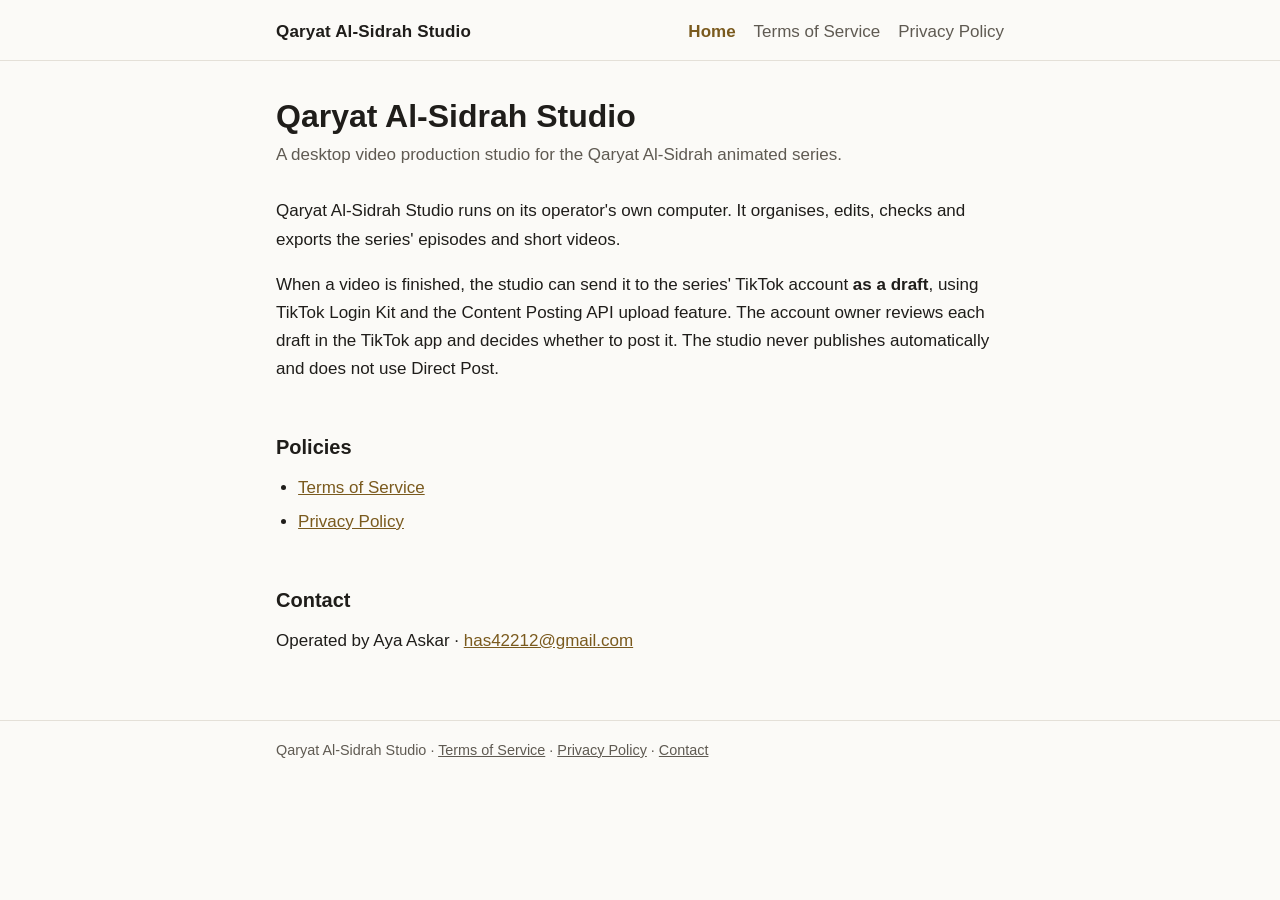
<file: index.html>
<!doctype html>
<html lang="en">
<head>
<meta charset="utf-8">
<meta name="viewport" content="width=device-width, initial-scale=1">
<title>Qaryat Al-Sidrah Studio</title>
<meta name="description" content="Qaryat Al-Sidrah Studio is a desktop video production studio for the Qaryat Al-Sidrah animated series.">
<link rel="stylesheet" href="style.css">
</head>
<body>
<header class="site"><div class="wrap">
  <a class="brand" href="index.html">Qaryat Al-Sidrah Studio</a>
  <nav><a href="index.html" aria-current="page">Home</a><a href="terms.html">Terms of Service</a><a href="privacy.html">Privacy Policy</a></nav>
</div></header>

<main><div class="wrap">
<h1>Qaryat Al-Sidrah Studio</h1>
<p class="meta">A desktop video production studio for the Qaryat Al-Sidrah animated series.</p>

<p>Qaryat Al-Sidrah Studio runs on its operator's own computer. It organises, edits, checks and exports the series' episodes and short videos.</p>
<p>When a video is finished, the studio can send it to the series' TikTok account <strong>as a draft</strong>, using TikTok Login Kit and the Content Posting API upload feature. The account owner reviews each draft in the TikTok app and decides whether to post it. The studio never publishes automatically and does not use Direct Post.</p>

<h2>Policies</h2>
<ul>
  <li><a href="terms.html">Terms of Service</a></li>
  <li><a href="privacy.html">Privacy Policy</a></li>
</ul>

<h2>Contact</h2>
<p>Operated by Aya Askar · <a href="mailto:has42212@gmail.com">has42212@gmail.com</a></p>
</div></main>

<footer class="site"><div class="wrap">
  Qaryat Al-Sidrah Studio · <a href="terms.html">Terms of Service</a> · <a href="privacy.html">Privacy Policy</a> · <a href="mailto:has42212@gmail.com">Contact</a>
</div></footer>
</body>
</html>
</file>
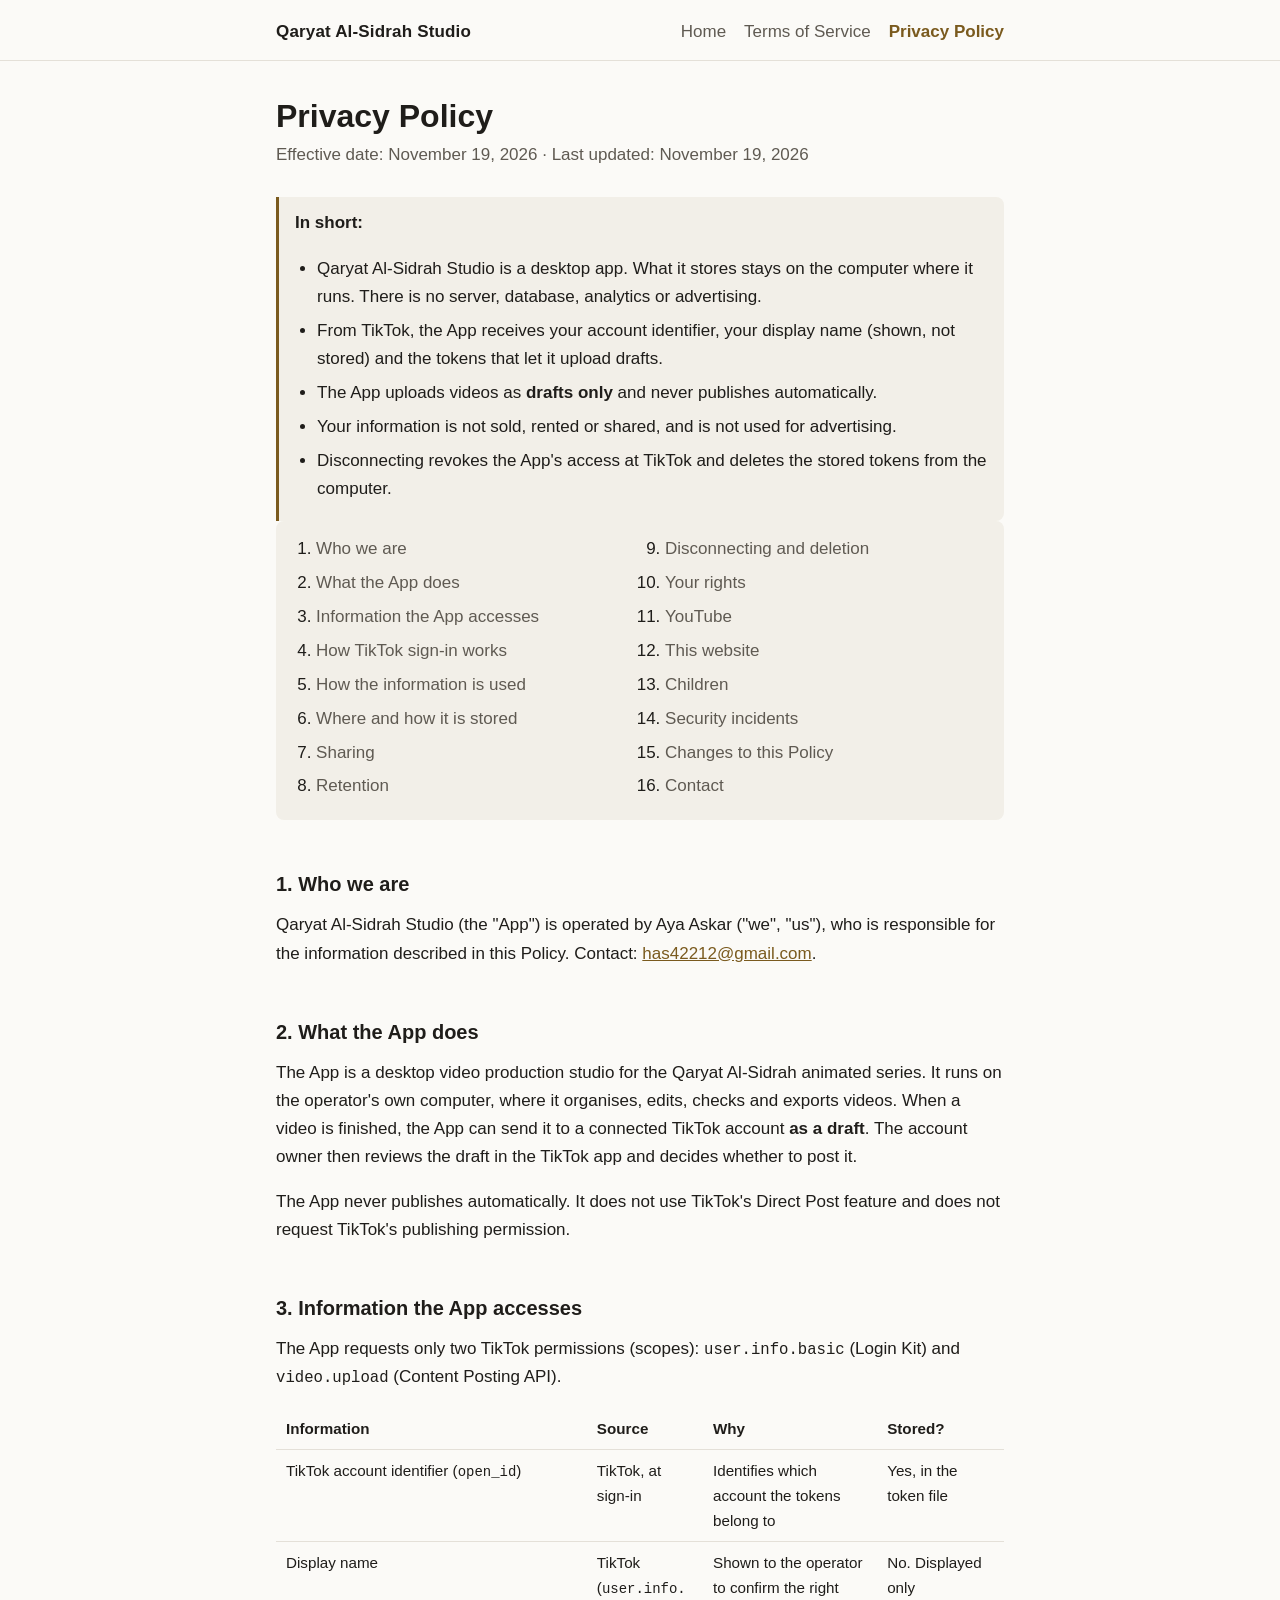
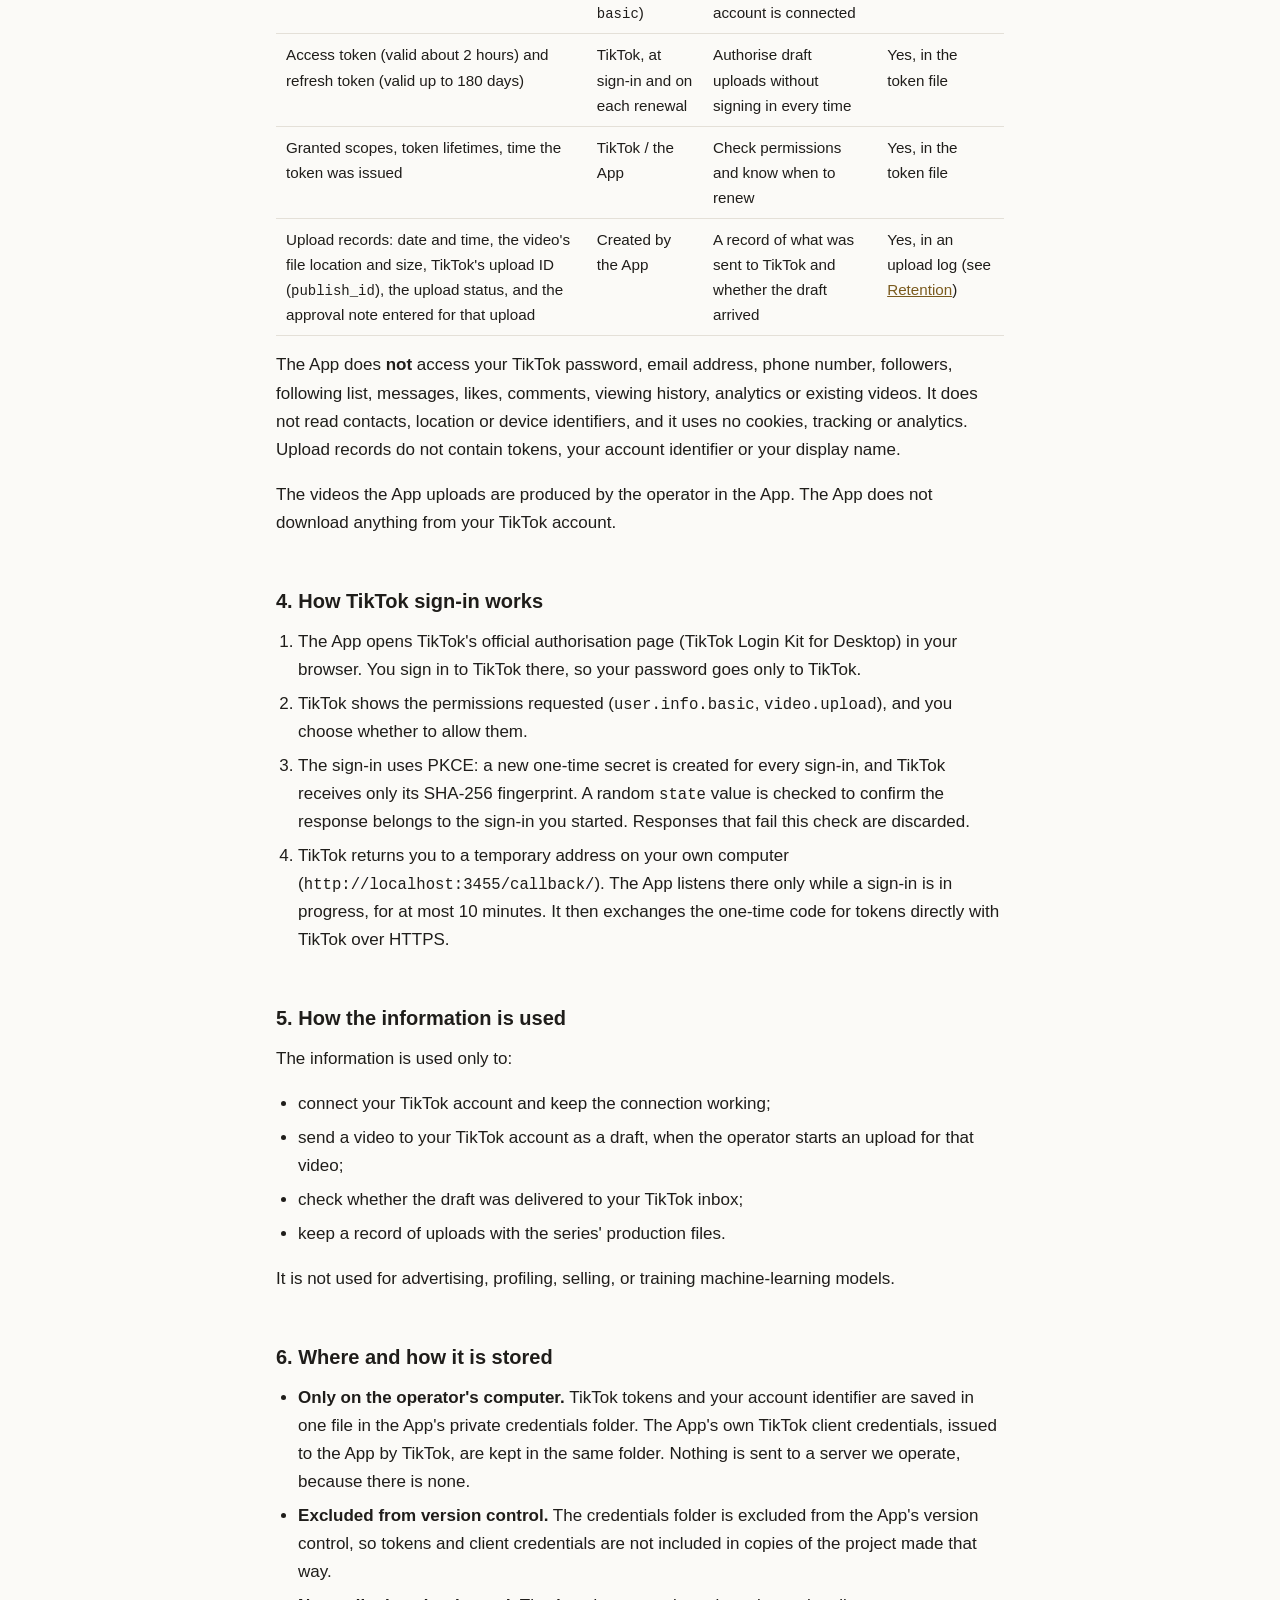
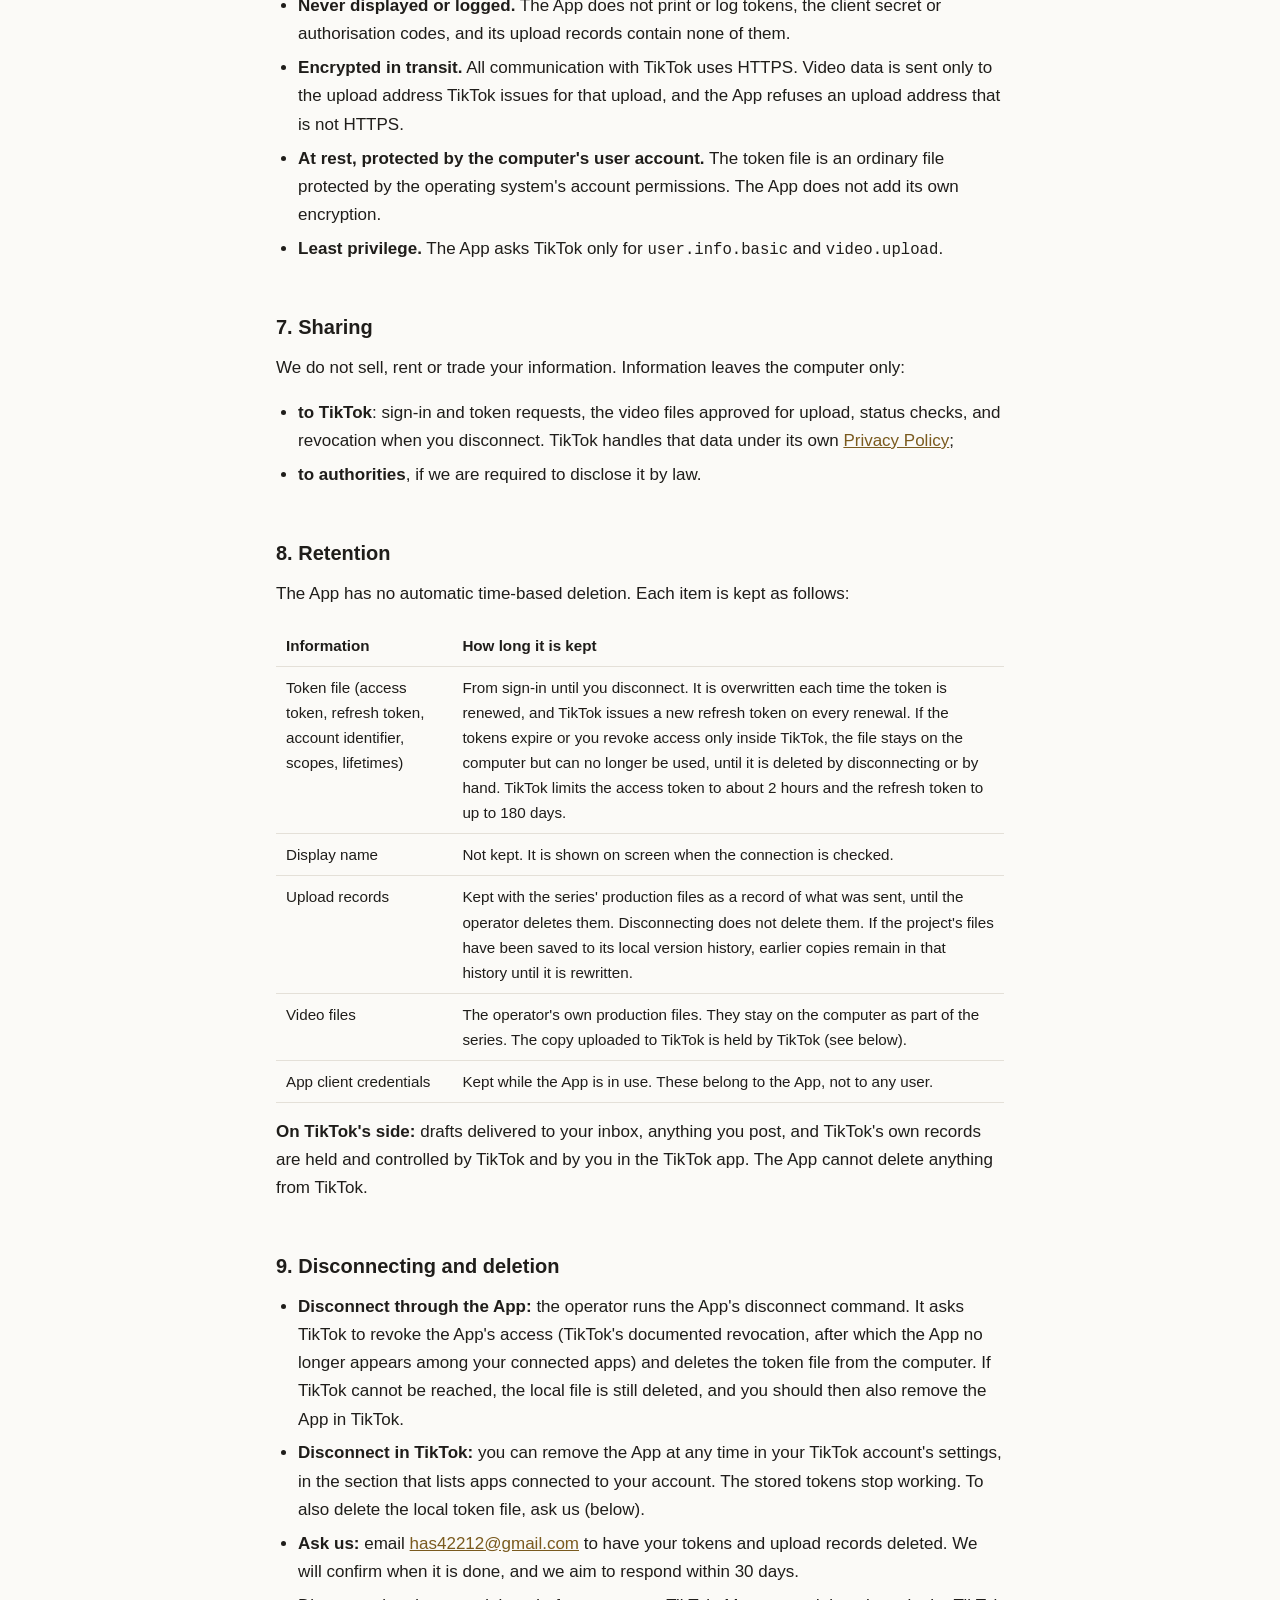
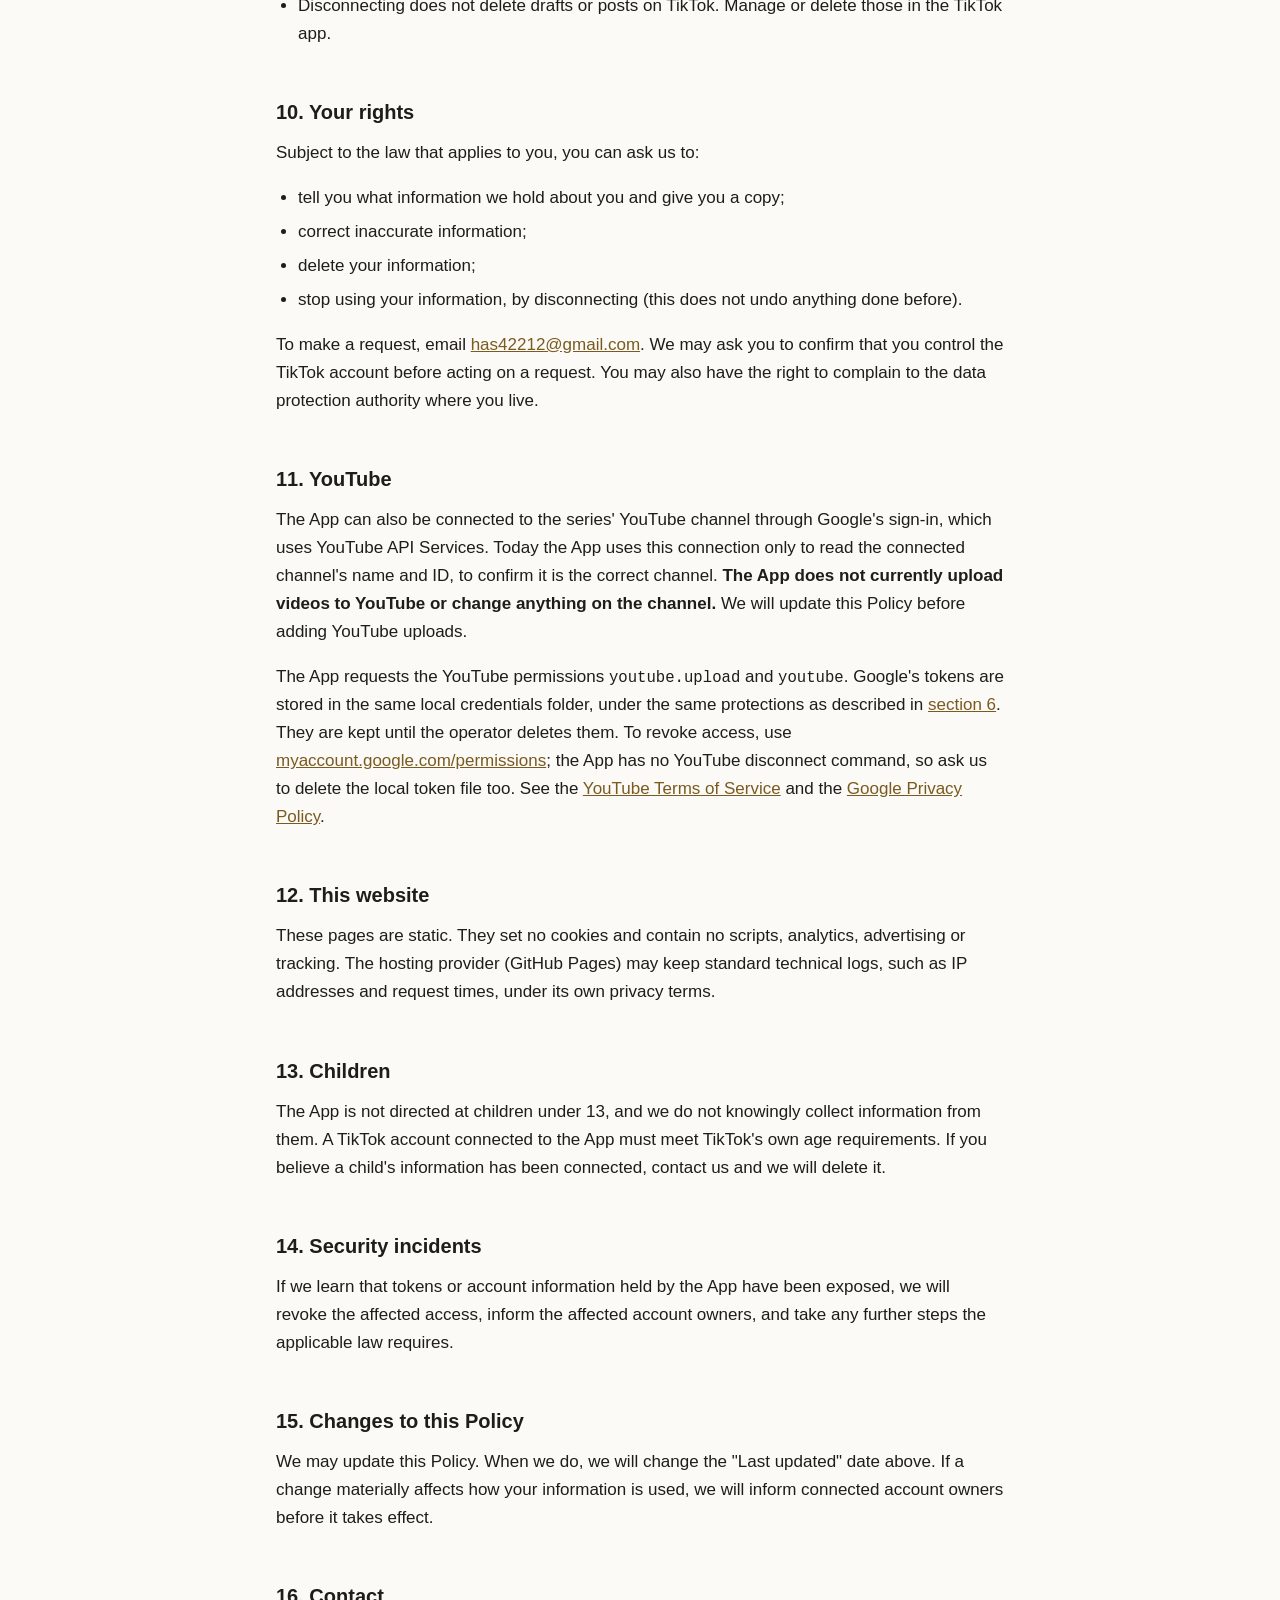
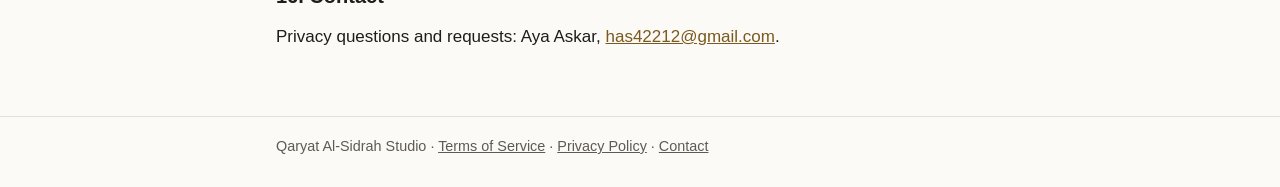
<file: privacy.html>
<!doctype html>
<html lang="en">
<head>
<meta charset="utf-8">
<meta name="viewport" content="width=device-width, initial-scale=1">
<title>Privacy Policy - Qaryat Al-Sidrah Studio</title>
<meta name="description" content="Privacy Policy for Qaryat Al-Sidrah Studio: what TikTok account information and tokens it accesses, where they are stored, how long they are kept, and how to delete them.">
<link rel="stylesheet" href="style.css">
</head>
<body>
<header class="site"><div class="wrap">
  <a class="brand" href="index.html">Qaryat Al-Sidrah Studio</a>
  <nav><a href="index.html">Home</a><a href="terms.html">Terms of Service</a><a href="privacy.html" aria-current="page">Privacy Policy</a></nav>
</div></header>

<main><div class="wrap">
<h1>Privacy Policy</h1>
<p class="meta">Effective date: November 19, 2026 · Last updated: November 19, 2026</p>

<div class="summary">
<p><strong>In short:</strong></p>
<ul>
  <li>Qaryat Al-Sidrah Studio is a desktop app. What it stores stays on the computer where it runs. There is no server, database, analytics or advertising.</li>
  <li>From TikTok, the App receives your account identifier, your display name (shown, not stored) and the tokens that let it upload drafts.</li>
  <li>The App uploads videos as <strong>drafts only</strong> and never publishes automatically.</li>
  <li>Your information is not sold, rented or shared, and is not used for advertising.</li>
  <li>Disconnecting revokes the App's access at TikTok and deletes the stored tokens from the computer.</li>
</ul>
</div>

<nav class="toc" aria-label="Contents"><ol>
  <li><a href="#who">Who we are</a></li>
  <li><a href="#app">What the App does</a></li>
  <li><a href="#collect">Information the App accesses</a></li>
  <li><a href="#login">How TikTok sign-in works</a></li>
  <li><a href="#use">How the information is used</a></li>
  <li><a href="#storage">Where and how it is stored</a></li>
  <li><a href="#sharing">Sharing</a></li>
  <li><a href="#retention">Retention</a></li>
  <li><a href="#deletion">Disconnecting and deletion</a></li>
  <li><a href="#rights">Your rights</a></li>
  <li><a href="#youtube">YouTube</a></li>
  <li><a href="#website">This website</a></li>
  <li><a href="#children">Children</a></li>
  <li><a href="#security">Security incidents</a></li>
  <li><a href="#changes">Changes to this Policy</a></li>
  <li><a href="#contact">Contact</a></li>
</ol></nav>

<h2 id="who">1. Who we are</h2>
<p>Qaryat Al-Sidrah Studio (the "App") is operated by Aya Askar ("we", "us"), who is responsible for the information described in this Policy. Contact: <a href="mailto:has42212@gmail.com">has42212@gmail.com</a>.</p>

<h2 id="app">2. What the App does</h2>
<p>The App is a desktop video production studio for the Qaryat Al-Sidrah animated series. It runs on the operator's own computer, where it organises, edits, checks and exports videos. When a video is finished, the App can send it to a connected TikTok account <strong>as a draft</strong>. The account owner then reviews the draft in the TikTok app and decides whether to post it.</p>
<p>The App never publishes automatically. It does not use TikTok's Direct Post feature and does not request TikTok's publishing permission.</p>

<h2 id="collect">3. Information the App accesses</h2>
<p>The App requests only two TikTok permissions (scopes): <code>user.info.basic</code> (Login Kit) and <code>video.upload</code> (Content Posting API).</p>
<div class="table-scroll"><table>
  <thead><tr><th>Information</th><th>Source</th><th>Why</th><th>Stored?</th></tr></thead>
  <tbody>
    <tr><td>TikTok account identifier (<code>open_id</code>)</td><td>TikTok, at sign-in</td><td>Identifies which account the tokens belong to</td><td>Yes, in the token file</td></tr>
    <tr><td>Display name</td><td>TikTok (<code>user.info.basic</code>)</td><td>Shown to the operator to confirm the right account is connected</td><td>No. Displayed only</td></tr>
    <tr><td>Access token (valid about 2 hours) and refresh token (valid up to 180 days)</td><td>TikTok, at sign-in and on each renewal</td><td>Authorise draft uploads without signing in every time</td><td>Yes, in the token file</td></tr>
    <tr><td>Granted scopes, token lifetimes, time the token was issued</td><td>TikTok / the App</td><td>Check permissions and know when to renew</td><td>Yes, in the token file</td></tr>
    <tr><td>Upload records: date and time, the video's file location and size, TikTok's upload ID (<code>publish_id</code>), the upload status, and the approval note entered for that upload</td><td>Created by the App</td><td>A record of what was sent to TikTok and whether the draft arrived</td><td>Yes, in an upload log (see <a href="#retention">Retention</a>)</td></tr>
  </tbody>
</table></div>
<p>The App does <strong>not</strong> access your TikTok password, email address, phone number, followers, following list, messages, likes, comments, viewing history, analytics or existing videos. It does not read contacts, location or device identifiers, and it uses no cookies, tracking or analytics. Upload records do not contain tokens, your account identifier or your display name.</p>
<p>The videos the App uploads are produced by the operator in the App. The App does not download anything from your TikTok account.</p>

<h2 id="login">4. How TikTok sign-in works</h2>
<ol>
  <li>The App opens TikTok's official authorisation page (TikTok Login Kit for Desktop) in your browser. You sign in to TikTok there, so your password goes only to TikTok.</li>
  <li>TikTok shows the permissions requested (<code>user.info.basic</code>, <code>video.upload</code>), and you choose whether to allow them.</li>
  <li>The sign-in uses PKCE: a new one-time secret is created for every sign-in, and TikTok receives only its SHA-256 fingerprint. A random <code>state</code> value is checked to confirm the response belongs to the sign-in you started. Responses that fail this check are discarded.</li>
  <li>TikTok returns you to a temporary address on your own computer (<code>http://localhost:3455/callback/</code>). The App listens there only while a sign-in is in progress, for at most 10 minutes. It then exchanges the one-time code for tokens directly with TikTok over HTTPS.</li>
</ol>

<h2 id="use">5. How the information is used</h2>
<p>The information is used only to:</p>
<ul>
  <li>connect your TikTok account and keep the connection working;</li>
  <li>send a video to your TikTok account as a draft, when the operator starts an upload for that video;</li>
  <li>check whether the draft was delivered to your TikTok inbox;</li>
  <li>keep a record of uploads with the series' production files.</li>
</ul>
<p>It is not used for advertising, profiling, selling, or training machine-learning models.</p>

<h2 id="storage">6. Where and how it is stored</h2>
<ul>
  <li><strong>Only on the operator's computer.</strong> TikTok tokens and your account identifier are saved in one file in the App's private credentials folder. The App's own TikTok client credentials, issued to the App by TikTok, are kept in the same folder. Nothing is sent to a server we operate, because there is none.</li>
  <li><strong>Excluded from version control.</strong> The credentials folder is excluded from the App's version control, so tokens and client credentials are not included in copies of the project made that way.</li>
  <li><strong>Never displayed or logged.</strong> The App does not print or log tokens, the client secret or authorisation codes, and its upload records contain none of them.</li>
  <li><strong>Encrypted in transit.</strong> All communication with TikTok uses HTTPS. Video data is sent only to the upload address TikTok issues for that upload, and the App refuses an upload address that is not HTTPS.</li>
  <li><strong>At rest, protected by the computer's user account.</strong> The token file is an ordinary file protected by the operating system's account permissions. The App does not add its own encryption.</li>
  <li><strong>Least privilege.</strong> The App asks TikTok only for <code>user.info.basic</code> and <code>video.upload</code>.</li>
</ul>

<h2 id="sharing">7. Sharing</h2>
<p>We do not sell, rent or trade your information. Information leaves the computer only:</p>
<ul>
  <li><strong>to TikTok</strong>: sign-in and token requests, the video files approved for upload, status checks, and revocation when you disconnect. TikTok handles that data under its own <a href="https://www.tiktok.com/legal/privacy-policy">Privacy Policy</a>;</li>
  <li><strong>to authorities</strong>, if we are required to disclose it by law.</li>
</ul>

<h2 id="retention">8. Retention</h2>
<p>The App has no automatic time-based deletion. Each item is kept as follows:</p>
<div class="table-scroll"><table>
  <thead><tr><th>Information</th><th>How long it is kept</th></tr></thead>
  <tbody>
    <tr><td>Token file (access token, refresh token, account identifier, scopes, lifetimes)</td><td>From sign-in until you disconnect. It is overwritten each time the token is renewed, and TikTok issues a new refresh token on every renewal. If the tokens expire or you revoke access only inside TikTok, the file stays on the computer but can no longer be used, until it is deleted by disconnecting or by hand. TikTok limits the access token to about 2 hours and the refresh token to up to 180 days.</td></tr>
    <tr><td>Display name</td><td>Not kept. It is shown on screen when the connection is checked.</td></tr>
    <tr><td>Upload records</td><td>Kept with the series' production files as a record of what was sent, until the operator deletes them. Disconnecting does not delete them. If the project's files have been saved to its local version history, earlier copies remain in that history until it is rewritten.</td></tr>
    <tr><td>Video files</td><td>The operator's own production files. They stay on the computer as part of the series. The copy uploaded to TikTok is held by TikTok (see below).</td></tr>
    <tr><td>App client credentials</td><td>Kept while the App is in use. These belong to the App, not to any user.</td></tr>
  </tbody>
</table></div>
<p><strong>On TikTok's side:</strong> drafts delivered to your inbox, anything you post, and TikTok's own records are held and controlled by TikTok and by you in the TikTok app. The App cannot delete anything from TikTok.</p>

<h2 id="deletion">9. Disconnecting and deletion</h2>
<ul>
  <li><strong>Disconnect through the App:</strong> the operator runs the App's disconnect command. It asks TikTok to revoke the App's access (TikTok's documented revocation, after which the App no longer appears among your connected apps) and deletes the token file from the computer. If TikTok cannot be reached, the local file is still deleted, and you should then also remove the App in TikTok.</li>
  <li><strong>Disconnect in TikTok:</strong> you can remove the App at any time in your TikTok account's settings, in the section that lists apps connected to your account. The stored tokens stop working. To also delete the local token file, ask us (below).</li>
  <li><strong>Ask us:</strong> email <a href="mailto:has42212@gmail.com">has42212@gmail.com</a> to have your tokens and upload records deleted. We will confirm when it is done, and we aim to respond within 30 days.</li>
  <li>Disconnecting does not delete drafts or posts on TikTok. Manage or delete those in the TikTok app.</li>
</ul>

<h2 id="rights">10. Your rights</h2>
<p>Subject to the law that applies to you, you can ask us to:</p>
<ul>
  <li>tell you what information we hold about you and give you a copy;</li>
  <li>correct inaccurate information;</li>
  <li>delete your information;</li>
  <li>stop using your information, by disconnecting (this does not undo anything done before).</li>
</ul>
<p>To make a request, email <a href="mailto:has42212@gmail.com">has42212@gmail.com</a>. We may ask you to confirm that you control the TikTok account before acting on a request. You may also have the right to complain to the data protection authority where you live.</p>

<h2 id="youtube">11. YouTube</h2>
<p>The App can also be connected to the series' YouTube channel through Google's sign-in, which uses YouTube API Services. Today the App uses this connection only to read the connected channel's name and ID, to confirm it is the correct channel. <strong>The App does not currently upload videos to YouTube or change anything on the channel.</strong> We will update this Policy before adding YouTube uploads.</p>
<p>The App requests the YouTube permissions <code>youtube.upload</code> and <code>youtube</code>. Google's tokens are stored in the same local credentials folder, under the same protections as described in <a href="#storage">section 6</a>. They are kept until the operator deletes them. To revoke access, use <a href="https://myaccount.google.com/permissions">myaccount.google.com/permissions</a>; the App has no YouTube disconnect command, so ask us to delete the local token file too. See the <a href="https://www.youtube.com/t/terms">YouTube Terms of Service</a> and the <a href="https://policies.google.com/privacy">Google Privacy Policy</a>.</p>

<h2 id="website">12. This website</h2>
<p>These pages are static. They set no cookies and contain no scripts, analytics, advertising or tracking. The hosting provider (GitHub Pages) may keep standard technical logs, such as IP addresses and request times, under its own privacy terms.</p>

<h2 id="children">13. Children</h2>
<p>The App is not directed at children under 13, and we do not knowingly collect information from them. A TikTok account connected to the App must meet TikTok's own age requirements. If you believe a child's information has been connected, contact us and we will delete it.</p>

<h2 id="security">14. Security incidents</h2>
<p>If we learn that tokens or account information held by the App have been exposed, we will revoke the affected access, inform the affected account owners, and take any further steps the applicable law requires.</p>

<h2 id="changes">15. Changes to this Policy</h2>
<p>We may update this Policy. When we do, we will change the "Last updated" date above. If a change materially affects how your information is used, we will inform connected account owners before it takes effect.</p>

<h2 id="contact">16. Contact</h2>
<p>Privacy questions and requests: Aya Askar, <a href="mailto:has42212@gmail.com">has42212@gmail.com</a>.</p>
</div></main>

<footer class="site"><div class="wrap">
  Qaryat Al-Sidrah Studio · <a href="terms.html">Terms of Service</a> · <a href="privacy.html">Privacy Policy</a> · <a href="mailto:has42212@gmail.com">Contact</a>
</div></footer>
</body>
</html>
</file>
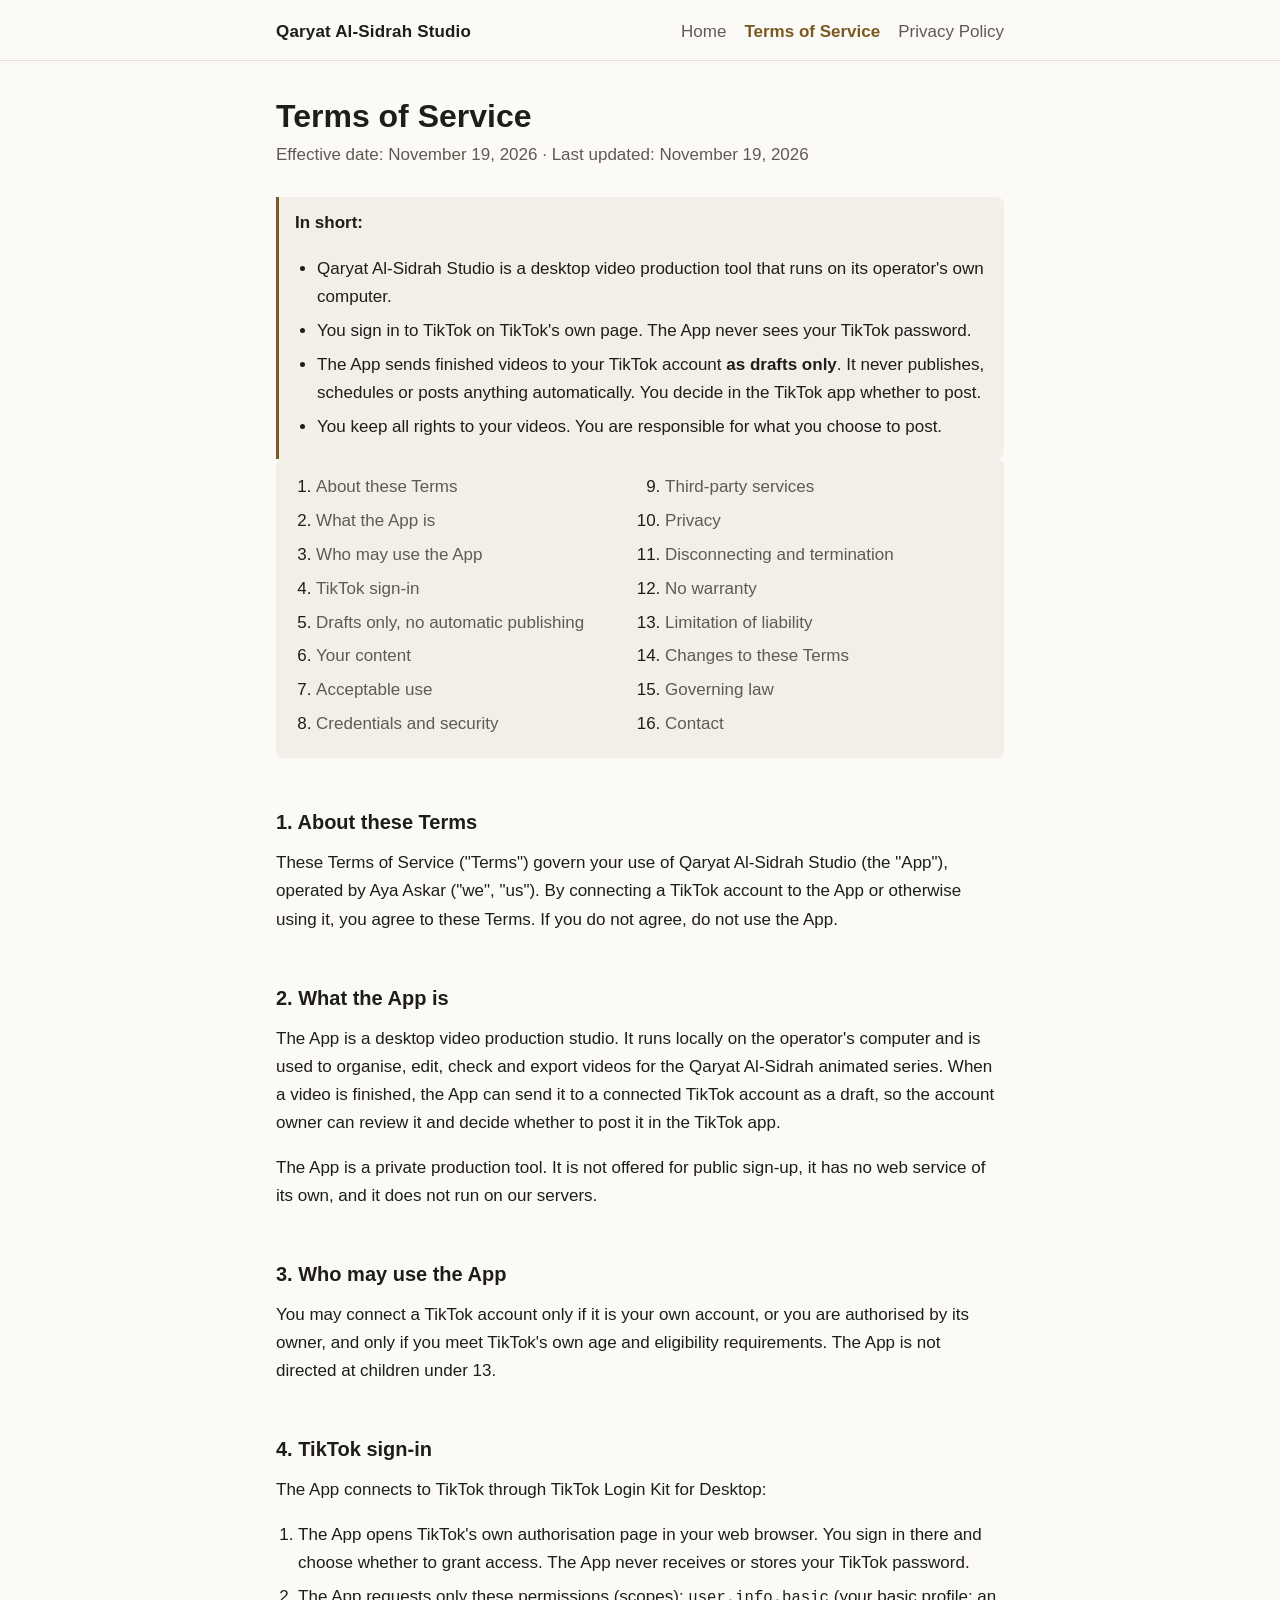
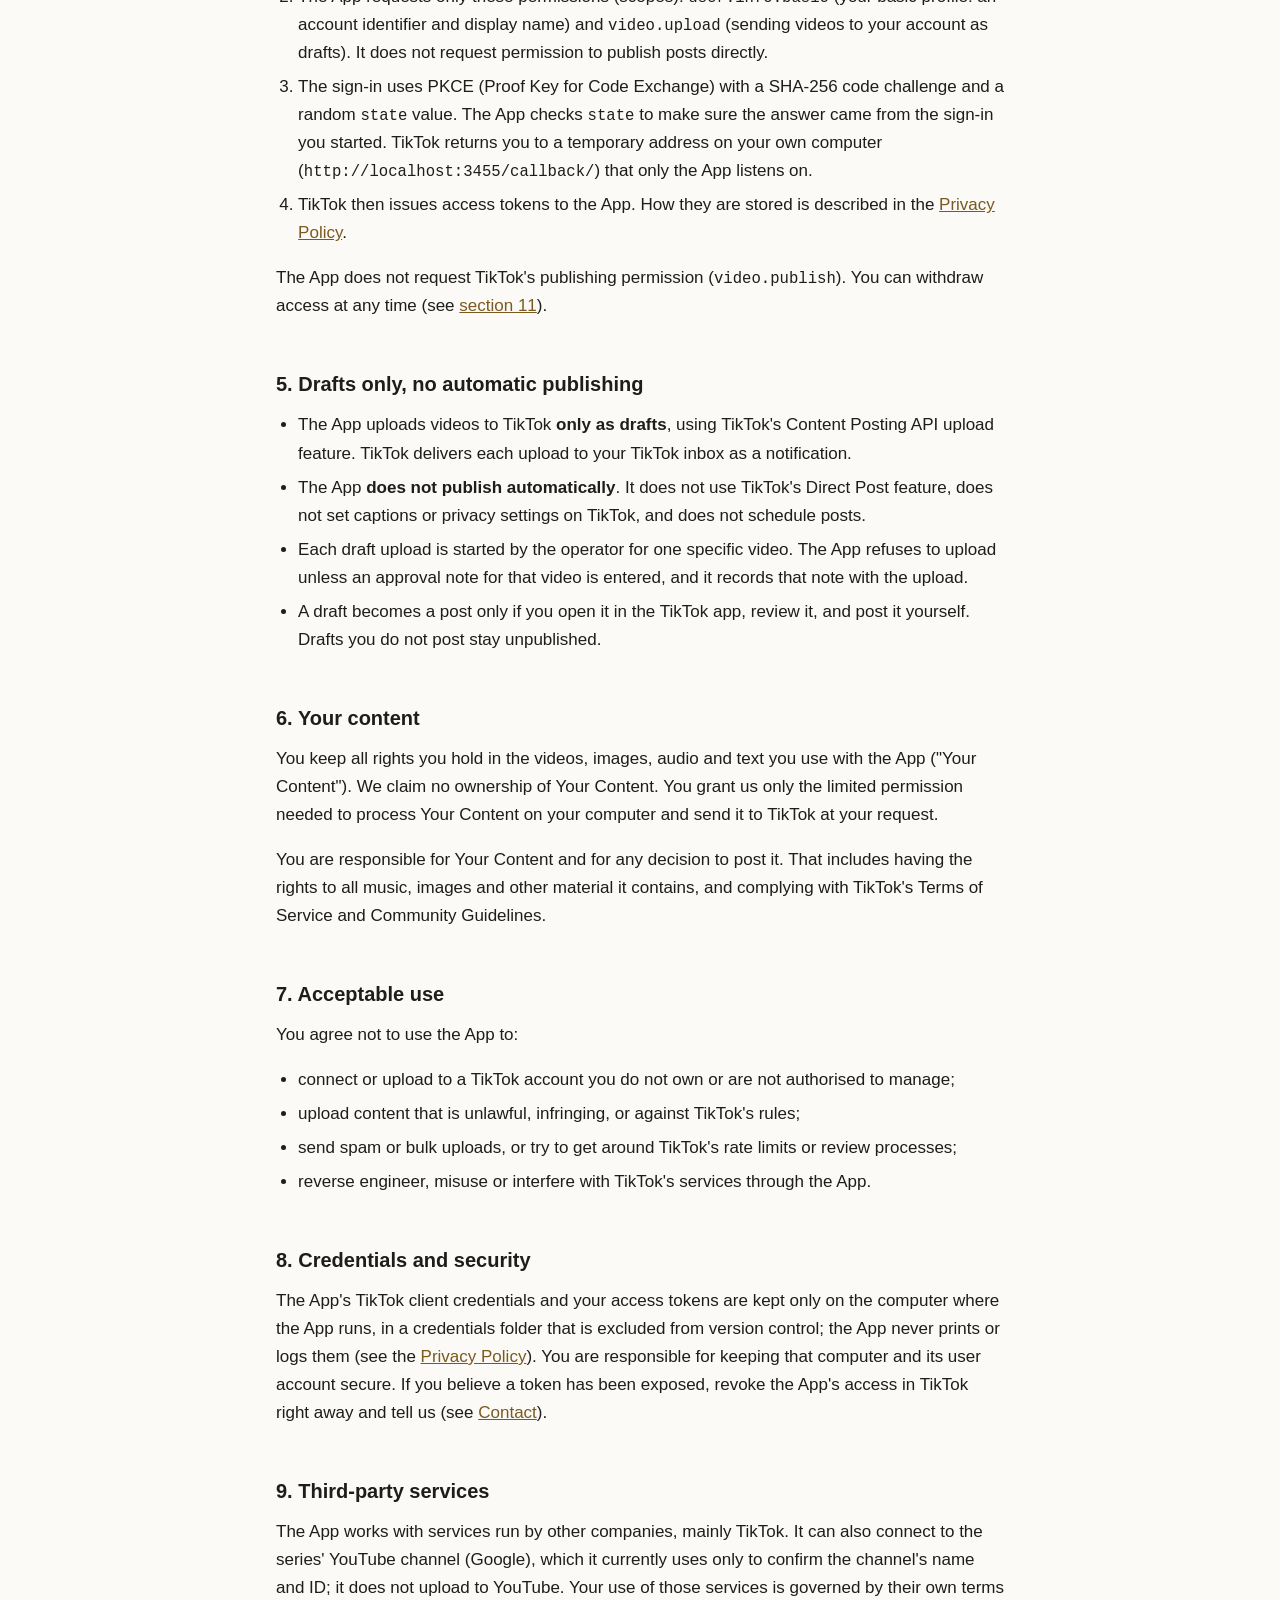
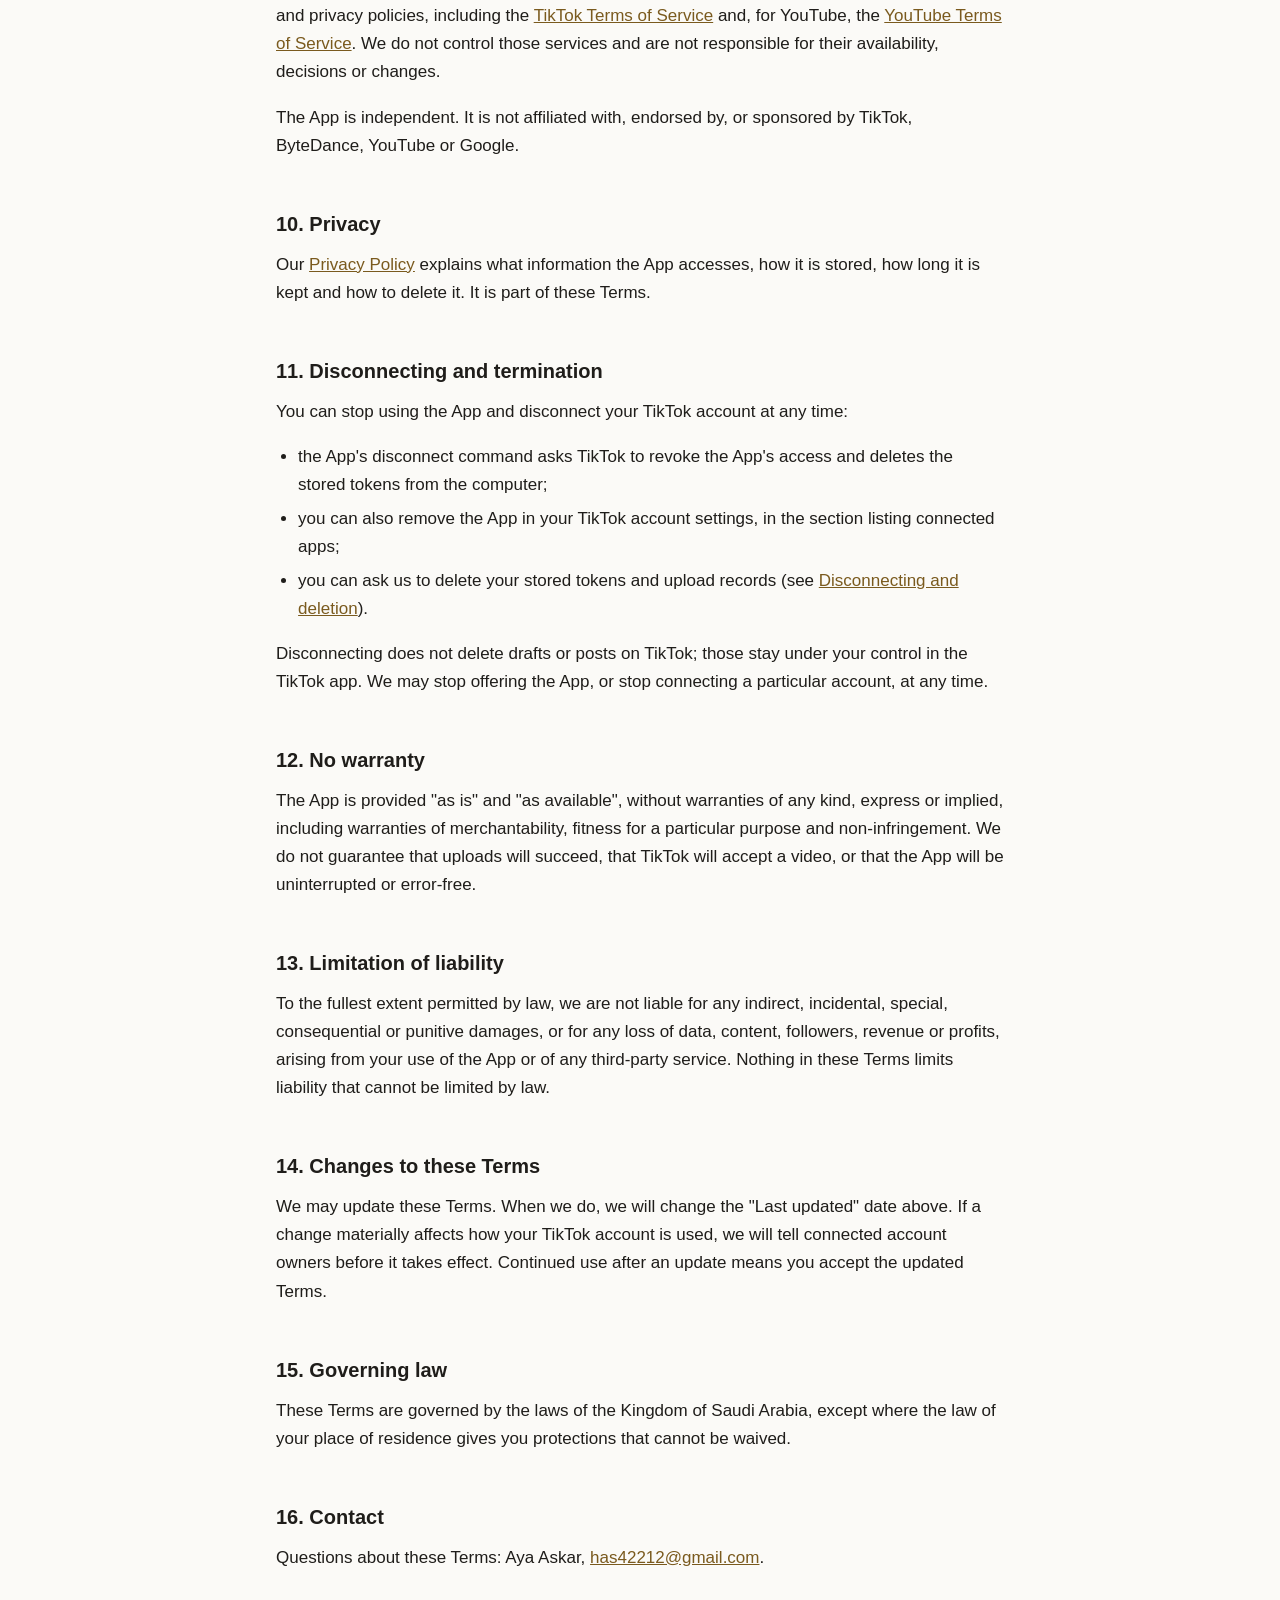
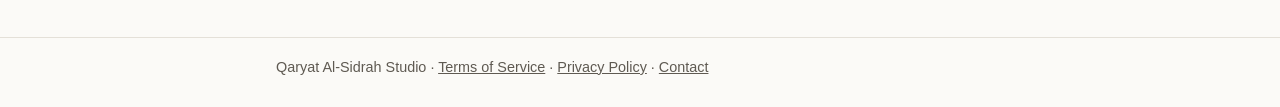
<file: terms.html>
<!doctype html>
<html lang="en">
<head>
<meta charset="utf-8">
<meta name="viewport" content="width=device-width, initial-scale=1">
<title>Terms of Service - Qaryat Al-Sidrah Studio</title>
<meta name="description" content="Terms of Service for Qaryat Al-Sidrah Studio, a desktop video production studio.">
<link rel="stylesheet" href="style.css">
</head>
<body>
<header class="site"><div class="wrap">
  <a class="brand" href="index.html">Qaryat Al-Sidrah Studio</a>
  <nav><a href="index.html">Home</a><a href="terms.html" aria-current="page">Terms of Service</a><a href="privacy.html">Privacy Policy</a></nav>
</div></header>

<main><div class="wrap">
<h1>Terms of Service</h1>
<p class="meta">Effective date: November 19, 2026 · Last updated: November 19, 2026</p>

<div class="summary">
<p><strong>In short:</strong></p>
<ul>
  <li>Qaryat Al-Sidrah Studio is a desktop video production tool that runs on its operator's own computer.</li>
  <li>You sign in to TikTok on TikTok's own page. The App never sees your TikTok password.</li>
  <li>The App sends finished videos to your TikTok account <strong>as drafts only</strong>. It never publishes, schedules or posts anything automatically. You decide in the TikTok app whether to post.</li>
  <li>You keep all rights to your videos. You are responsible for what you choose to post.</li>
</ul>
</div>

<nav class="toc" aria-label="Contents"><ol>
  <li><a href="#about">About these Terms</a></li>
  <li><a href="#app">What the App is</a></li>
  <li><a href="#eligibility">Who may use the App</a></li>
  <li><a href="#tiktok">TikTok sign-in</a></li>
  <li><a href="#drafts">Drafts only, no automatic publishing</a></li>
  <li><a href="#content">Your content</a></li>
  <li><a href="#use">Acceptable use</a></li>
  <li><a href="#security">Credentials and security</a></li>
  <li><a href="#thirdparty">Third-party services</a></li>
  <li><a href="#privacy">Privacy</a></li>
  <li><a href="#disconnect">Disconnecting and termination</a></li>
  <li><a href="#warranty">No warranty</a></li>
  <li><a href="#liability">Limitation of liability</a></li>
  <li><a href="#changes">Changes to these Terms</a></li>
  <li><a href="#law">Governing law</a></li>
  <li><a href="#contact">Contact</a></li>
</ol></nav>

<h2 id="about">1. About these Terms</h2>
<p>These Terms of Service ("Terms") govern your use of Qaryat Al-Sidrah Studio (the "App"), operated by Aya Askar ("we", "us"). By connecting a TikTok account to the App or otherwise using it, you agree to these Terms. If you do not agree, do not use the App.</p>

<h2 id="app">2. What the App is</h2>
<p>The App is a desktop video production studio. It runs locally on the operator's computer and is used to organise, edit, check and export videos for the Qaryat Al-Sidrah animated series. When a video is finished, the App can send it to a connected TikTok account as a draft, so the account owner can review it and decide whether to post it in the TikTok app.</p>
<p>The App is a private production tool. It is not offered for public sign-up, it has no web service of its own, and it does not run on our servers.</p>

<h2 id="eligibility">3. Who may use the App</h2>
<p>You may connect a TikTok account only if it is your own account, or you are authorised by its owner, and only if you meet TikTok's own age and eligibility requirements. The App is not directed at children under 13.</p>

<h2 id="tiktok">4. TikTok sign-in</h2>
<p>The App connects to TikTok through TikTok Login Kit for Desktop:</p>
<ol>
  <li>The App opens TikTok's own authorisation page in your web browser. You sign in there and choose whether to grant access. The App never receives or stores your TikTok password.</li>
  <li>The App requests only these permissions (scopes): <code>user.info.basic</code> (your basic profile: an account identifier and display name) and <code>video.upload</code> (sending videos to your account as drafts). It does not request permission to publish posts directly.</li>
  <li>The sign-in uses PKCE (Proof Key for Code Exchange) with a SHA-256 code challenge and a random <code>state</code> value. The App checks <code>state</code> to make sure the answer came from the sign-in you started. TikTok returns you to a temporary address on your own computer (<code>http://localhost:3455/callback/</code>) that only the App listens on.</li>
  <li>TikTok then issues access tokens to the App. How they are stored is described in the <a href="privacy.html">Privacy Policy</a>.</li>
</ol>
<p>The App does not request TikTok's publishing permission (<code>video.publish</code>). You can withdraw access at any time (see <a href="#disconnect">section 11</a>).</p>

<h2 id="drafts">5. Drafts only, no automatic publishing</h2>
<ul>
  <li>The App uploads videos to TikTok <strong>only as drafts</strong>, using TikTok's Content Posting API upload feature. TikTok delivers each upload to your TikTok inbox as a notification.</li>
  <li>The App <strong>does not publish automatically</strong>. It does not use TikTok's Direct Post feature, does not set captions or privacy settings on TikTok, and does not schedule posts.</li>
  <li>Each draft upload is started by the operator for one specific video. The App refuses to upload unless an approval note for that video is entered, and it records that note with the upload.</li>
  <li>A draft becomes a post only if you open it in the TikTok app, review it, and post it yourself. Drafts you do not post stay unpublished.</li>
</ul>

<h2 id="content">6. Your content</h2>
<p>You keep all rights you hold in the videos, images, audio and text you use with the App ("Your Content"). We claim no ownership of Your Content. You grant us only the limited permission needed to process Your Content on your computer and send it to TikTok at your request.</p>
<p>You are responsible for Your Content and for any decision to post it. That includes having the rights to all music, images and other material it contains, and complying with TikTok's Terms of Service and Community Guidelines.</p>

<h2 id="use">7. Acceptable use</h2>
<p>You agree not to use the App to:</p>
<ul>
  <li>connect or upload to a TikTok account you do not own or are not authorised to manage;</li>
  <li>upload content that is unlawful, infringing, or against TikTok's rules;</li>
  <li>send spam or bulk uploads, or try to get around TikTok's rate limits or review processes;</li>
  <li>reverse engineer, misuse or interfere with TikTok's services through the App.</li>
</ul>

<h2 id="security">8. Credentials and security</h2>
<p>The App's TikTok client credentials and your access tokens are kept only on the computer where the App runs, in a credentials folder that is excluded from version control; the App never prints or logs them (see the <a href="privacy.html#storage">Privacy Policy</a>). You are responsible for keeping that computer and its user account secure. If you believe a token has been exposed, revoke the App's access in TikTok right away and tell us (see <a href="#contact">Contact</a>).</p>

<h2 id="thirdparty">9. Third-party services</h2>
<p>The App works with services run by other companies, mainly TikTok. It can also connect to the series' YouTube channel (Google), which it currently uses only to confirm the channel's name and ID; it does not upload to YouTube. Your use of those services is governed by their own terms and privacy policies, including the <a href="https://www.tiktok.com/legal/terms-of-service">TikTok Terms of Service</a> and, for YouTube, the <a href="https://www.youtube.com/t/terms">YouTube Terms of Service</a>. We do not control those services and are not responsible for their availability, decisions or changes.</p>
<p>The App is independent. It is not affiliated with, endorsed by, or sponsored by TikTok, ByteDance, YouTube or Google.</p>

<h2 id="privacy">10. Privacy</h2>
<p>Our <a href="privacy.html">Privacy Policy</a> explains what information the App accesses, how it is stored, how long it is kept and how to delete it. It is part of these Terms.</p>

<h2 id="disconnect">11. Disconnecting and termination</h2>
<p>You can stop using the App and disconnect your TikTok account at any time:</p>
<ul>
  <li>the App's disconnect command asks TikTok to revoke the App's access and deletes the stored tokens from the computer;</li>
  <li>you can also remove the App in your TikTok account settings, in the section listing connected apps;</li>
  <li>you can ask us to delete your stored tokens and upload records (see <a href="privacy.html#deletion">Disconnecting and deletion</a>).</li>
</ul>
<p>Disconnecting does not delete drafts or posts on TikTok; those stay under your control in the TikTok app. We may stop offering the App, or stop connecting a particular account, at any time.</p>

<h2 id="warranty">12. No warranty</h2>
<p>The App is provided "as is" and "as available", without warranties of any kind, express or implied, including warranties of merchantability, fitness for a particular purpose and non-infringement. We do not guarantee that uploads will succeed, that TikTok will accept a video, or that the App will be uninterrupted or error-free.</p>

<h2 id="liability">13. Limitation of liability</h2>
<p>To the fullest extent permitted by law, we are not liable for any indirect, incidental, special, consequential or punitive damages, or for any loss of data, content, followers, revenue or profits, arising from your use of the App or of any third-party service. Nothing in these Terms limits liability that cannot be limited by law.</p>

<h2 id="changes">14. Changes to these Terms</h2>
<p>We may update these Terms. When we do, we will change the "Last updated" date above. If a change materially affects how your TikTok account is used, we will tell connected account owners before it takes effect. Continued use after an update means you accept the updated Terms.</p>

<h2 id="law">15. Governing law</h2>
<p>These Terms are governed by the laws of the Kingdom of Saudi Arabia, except where the law of your place of residence gives you protections that cannot be waived.</p>

<h2 id="contact">16. Contact</h2>
<p>Questions about these Terms: Aya Askar, <a href="mailto:has42212@gmail.com">has42212@gmail.com</a>.</p>
</div></main>

<footer class="site"><div class="wrap">
  Qaryat Al-Sidrah Studio · <a href="terms.html">Terms of Service</a> · <a href="privacy.html">Privacy Policy</a> · <a href="mailto:has42212@gmail.com">Contact</a>
</div></footer>
</body>
</html>
</file>
<file: style.css>
:root {
  --bg: #fbfaf7;
  --text: #1f1d1a;
  --muted: #5f5a52;
  --rule: #e4e0d8;
  --accent: #7a5a1e;
  --note-bg: #f2efe8;
}
@media (prefers-color-scheme: dark) {
  :root {
    --bg: #161513;
    --text: #ece8e1;
    --muted: #a9a297;
    --rule: #34312c;
    --accent: #d9b56a;
    --note-bg: #22201c;
  }
}
* { box-sizing: border-box; }
html { -webkit-text-size-adjust: 100%; }
body {
  margin: 0;
  background: var(--bg);
  color: var(--text);
  font: 17px/1.65 -apple-system, BlinkMacSystemFont, "Segoe UI", Roboto, "Helvetica Neue", Arial, sans-serif;
}
.wrap { max-width: 760px; margin: 0 auto; padding: 0 16px; }
header.site { border-bottom: 1px solid var(--rule); }
header.site .wrap { display: flex; flex-wrap: wrap; align-items: baseline; justify-content: space-between; gap: 8px 24px; padding-top: 18px; padding-bottom: 14px; }
.brand { font-weight: 650; letter-spacing: .01em; color: var(--text); text-decoration: none; }
nav a { color: var(--muted); text-decoration: none; margin-right: 18px; }
nav a:last-child { margin-right: 0; }
nav a[aria-current="page"] { color: var(--accent); font-weight: 600; }
main { padding: 36px 0 48px; }
h1 { font-size: 2rem; line-height: 1.2; margin: 0 0 6px; }
.meta { color: var(--muted); margin: 0 0 28px; }
h2 { font-size: 1.25rem; margin: 2.2em 0 .5em; padding-top: .2em; }
h3 { font-size: 1.05rem; margin: 1.6em 0 .4em; }
p, ul, ol, table { margin: 0 0 1em; }
ul, ol { padding-left: 1.3em; }
li { margin-bottom: .35em; }
a { color: var(--accent); }
code { font: .92em ui-monospace, SFMono-Regular, Consolas, monospace; overflow-wrap: anywhere; }
.toc { background: var(--note-bg); border-radius: 8px; padding: 14px 18px; margin-bottom: 8px; }
.toc ol { margin: 0; columns: 2; column-gap: 28px; }
@media (max-width: 560px) { .toc ol { columns: 1; } }
.summary { border-left: 3px solid var(--accent); background: var(--note-bg); padding: 12px 16px; border-radius: 0 8px 8px 0; }
.summary ul { margin-bottom: 0; }
.table-scroll { overflow-x: auto; }
table { border-collapse: collapse; width: 100%; font-size: .95rem; }
th, td { text-align: left; vertical-align: top; padding: 8px 10px; border-bottom: 1px solid var(--rule); }
th { font-weight: 600; }
footer.site { border-top: 1px solid var(--rule); color: var(--muted); font-size: .9rem; }
footer.site .wrap { padding-top: 18px; padding-bottom: 28px; }
footer.site a { color: var(--muted); }
</file>
